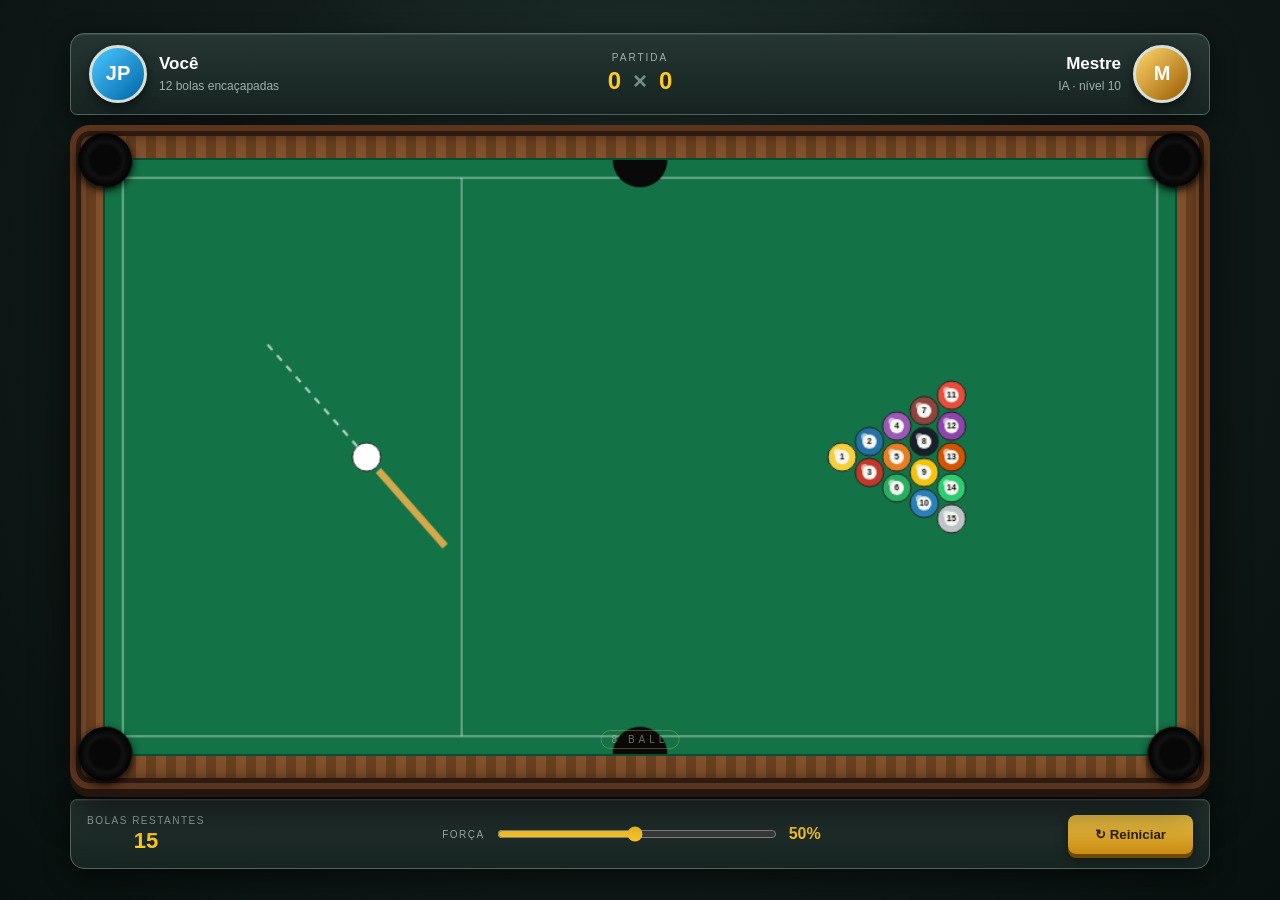
<file: index.html>
<!DOCTYPE html>
<html lang="pt-BR">
<head>
    <meta charset="UTF-8">
    <meta name="viewport" content="width=device-width, initial-scale=1.0">
    <title>8 Ball Pool</title>
    <link rel="stylesheet" href="script.css">
</head>
<body>
    <main class="game-shell">
        <header class="match-header">
            <div class="player">
                <div class="avatar avatar-blue">JP</div>
                <div class="player-info">
                    <strong>Você</strong>
                    <span>12 bolas encaçapadas</span>
                </div>
            </div>

            <div class="scoreboard">
                <span class="match-label">PARTIDA</span>
                <div class="score"><strong id="score">0</strong><b>×</b><strong>0</strong></div>
            </div>

            <div class="player player-right">
                <div class="player-info">
                    <strong>Mestre</strong>
                    <span>IA · nível 10</span>
                </div>
                <div class="avatar avatar-gold">M</div>
            </div>
        </header>

        <section class="table-wrapper">
            <div class="table-rail">
                <div class="corner corner-tl"></div>
                <div class="corner corner-tr"></div>
                <div class="corner corner-bl"></div>
                <div class="corner corner-br"></div>

                <canvas id="gameCanvas" width="900" height="500" aria-label="Mesa de sinuca"></canvas>

                <div class="table-badge">8 BALL</div>
            </div>
        </section>

        <footer class="game-footer">
            <div class="balls-left">
                <span>BOLAS RESTANTES</span>
                <strong id="remaining">15</strong>
            </div>

            <div class="shot-controls">
                <span class="control-label">FORÇA</span>
                <input type="range" id="power" min="1" max="100" value="50" aria-label="Força da tacada">
                <strong id="powerValue">50%</strong>
            </div>

            <button id="restart" type="button" title="Reiniciar partida">
                <span>↻</span> Reiniciar
            </button>
        </footer>
    </main>

    <script src="script.js"></script>
</body>
</html>
</file>
<file: script.css>
* {
    margin: 0;
    padding: 0;
    box-sizing: border-box;
}

:root {
    --gold: #ffc928;
    --blue: #1597dc;
    --dark: #0d1715;
    --panel: #172321;
}

body {
    min-height: 100vh;
    margin: 0;
    display: grid;
    place-items: center;
    overflow-x: hidden;
    color: #fff;
    font-family: Arial, Helvetica, sans-serif;
    background:
        radial-gradient(circle at 50% 30%, #263a35 0, #111c1a 48%, #07100e 100%);
}

.game-shell {
    width: min(1180px, calc(100vw - 24px));
    padding: 18px 20px 16px;
}

.match-header,
.game-footer {
    display: flex;
    align-items: center;
    background: linear-gradient(180deg, #263633 0, #172421 100%);
    border: 1px solid #526660;
    box-shadow: 0 8px 25px #0008, inset 0 1px #ffffff18;
}

.match-header {
    min-height: 82px;
    justify-content: space-between;
    padding: 10px 18px;
    border-radius: 14px 14px 7px 7px;
}

.player {
    display: flex;
    align-items: center;
    gap: 12px;
    min-width: 260px;
}

.player-right {
    justify-content: flex-end;
    text-align: right;
}

.avatar {
    width: 58px;
    height: 58px;
    display: grid;
    place-items: center;
    border: 3px solid #d6e0d8;
    border-radius: 50%;
    font-size: 20px;
    font-weight: 900;
    box-shadow: 0 4px 12px #0008;
}

.avatar-blue { background: linear-gradient(135deg, #4bc9ff, #0064a8); }
.avatar-gold { background: linear-gradient(135deg, #ffd76c, #9b5a00); }

.player-info {
    display: flex;
    flex-direction: column;
    gap: 5px;
}

.player-info strong { font-size: 17px; }
.player-info span { color: #9db0aa; font-size: 12px; }

.scoreboard { text-align: center; }
.match-label {
    display: block;
    color: #9fb2ac;
    font-size: 10px;
    letter-spacing: 2px;
    margin-bottom: 4px;
}

.score {
    display: flex;
    align-items: center;
    gap: 12px;
    font-size: 24px;
}

.score strong { color: var(--gold); }
.score b { color: #739087; }

.table-wrapper {
    position: relative;
    margin: 10px 0;
    filter: drop-shadow(0 16px 18px #0009);
}

.table-rail {
    position: relative;
    padding: 27px;
    border: 6px solid #5a341c;
    border-radius: 20px;
    background:
        repeating-linear-gradient(90deg, #81502d 0 10px, #69401f 10px 20px);
    box-shadow:
        inset 0 0 0 5px #2d1a10,
        inset 0 0 18px #000b,
        0 8px 0 #24160e;
}

canvas {
    width: 100%;
    height: auto;
    display: block;
    border: 2px solid #0a4d31;
    border-radius: 6px;
    background: #137346;
    cursor: crosshair;
}

.table-badge {
    position: absolute;
    left: 50%;
    bottom: 34px;
    transform: translateX(-50%);
    padding: 3px 10px;
    border: 1px solid #d7b95d55;
    border-radius: 20px;
    color: #d7c58a88;
    font-size: 10px;
    letter-spacing: 4px;
}

.corner {
    position: absolute;
    z-index: 2;
    width: 54px;
    height: 54px;
    border-radius: 50%;
    background: radial-gradient(circle, #070707 38%, #111 48%, #050505 65%);
    box-shadow: 0 3px 8px #000;
}
.corner-tl { left: 2px; top: 2px; }
.corner-tr { right: 2px; top: 2px; }
.corner-bl { left: 2px; bottom: 2px; }
.corner-br { right: 2px; bottom: 2px; }

.game-footer {
    min-height: 70px;
    justify-content: space-between;
    padding: 10px 16px;
    border-radius: 7px 7px 14px 14px;
}

.balls-left,
.shot-controls {
    display: flex;
    align-items: center;
    gap: 12px;
}

.balls-left { flex-direction: column; gap: 2px; }
.balls-left span,
.control-label {
    color: #9fb2ac;
    font-size: 10px;
    letter-spacing: 1.5px;
}

.balls-left strong {
    color: var(--gold);
    font-size: 22px;
}

input[type="range"] {
    width: clamp(150px, 22vw, 280px);
    accent-color: var(--gold);
    cursor: pointer;
}

#powerValue { min-width: 42px; color: var(--gold); }

button {
    min-width: 125px;
    border: 0;
    border-radius: 8px;
    padding: 12px 15px;
    background: linear-gradient(180deg, #ffd34d, #c98b12);
    color: #2d2108;
    font-weight: 900;
    cursor: pointer;
    box-shadow: 0 4px 0 #6f4a08, 0 5px 12px #0007;
}

button:hover { filter: brightness(1.08); }
button:active { transform: translateY(3px); box-shadow: 0 1px 0 #6f4a08; }

@media (max-width: 760px) {
    .game-shell { width: 100%; padding: 8px; }
    .match-header { min-height: 68px; padding: 8px; }
    .player { min-width: 0; }
    .player-info span { display: none; }
    .avatar { width: 44px; height: 44px; font-size: 15px; }
    .table-rail { padding: 17px 18px; border-width: 4px; }
    .corner { width: 38px; height: 38px; }
    .game-footer { gap: 8px; }
    .control-label { display: none; }
    input[type="range"] { width: 120px; }
    button { min-width: 105px; }
}

@media (max-width: 520px) {
    .match-header { border-radius: 10px 10px 5px 5px; }
    .player-info strong { font-size: 12px; }
    .scoreboard { display: none; }
    .table-rail { padding: 12px; }
    .game-footer { flex-wrap: wrap; justify-content: center; }
    .balls-left { display: none; }
}
</file>
